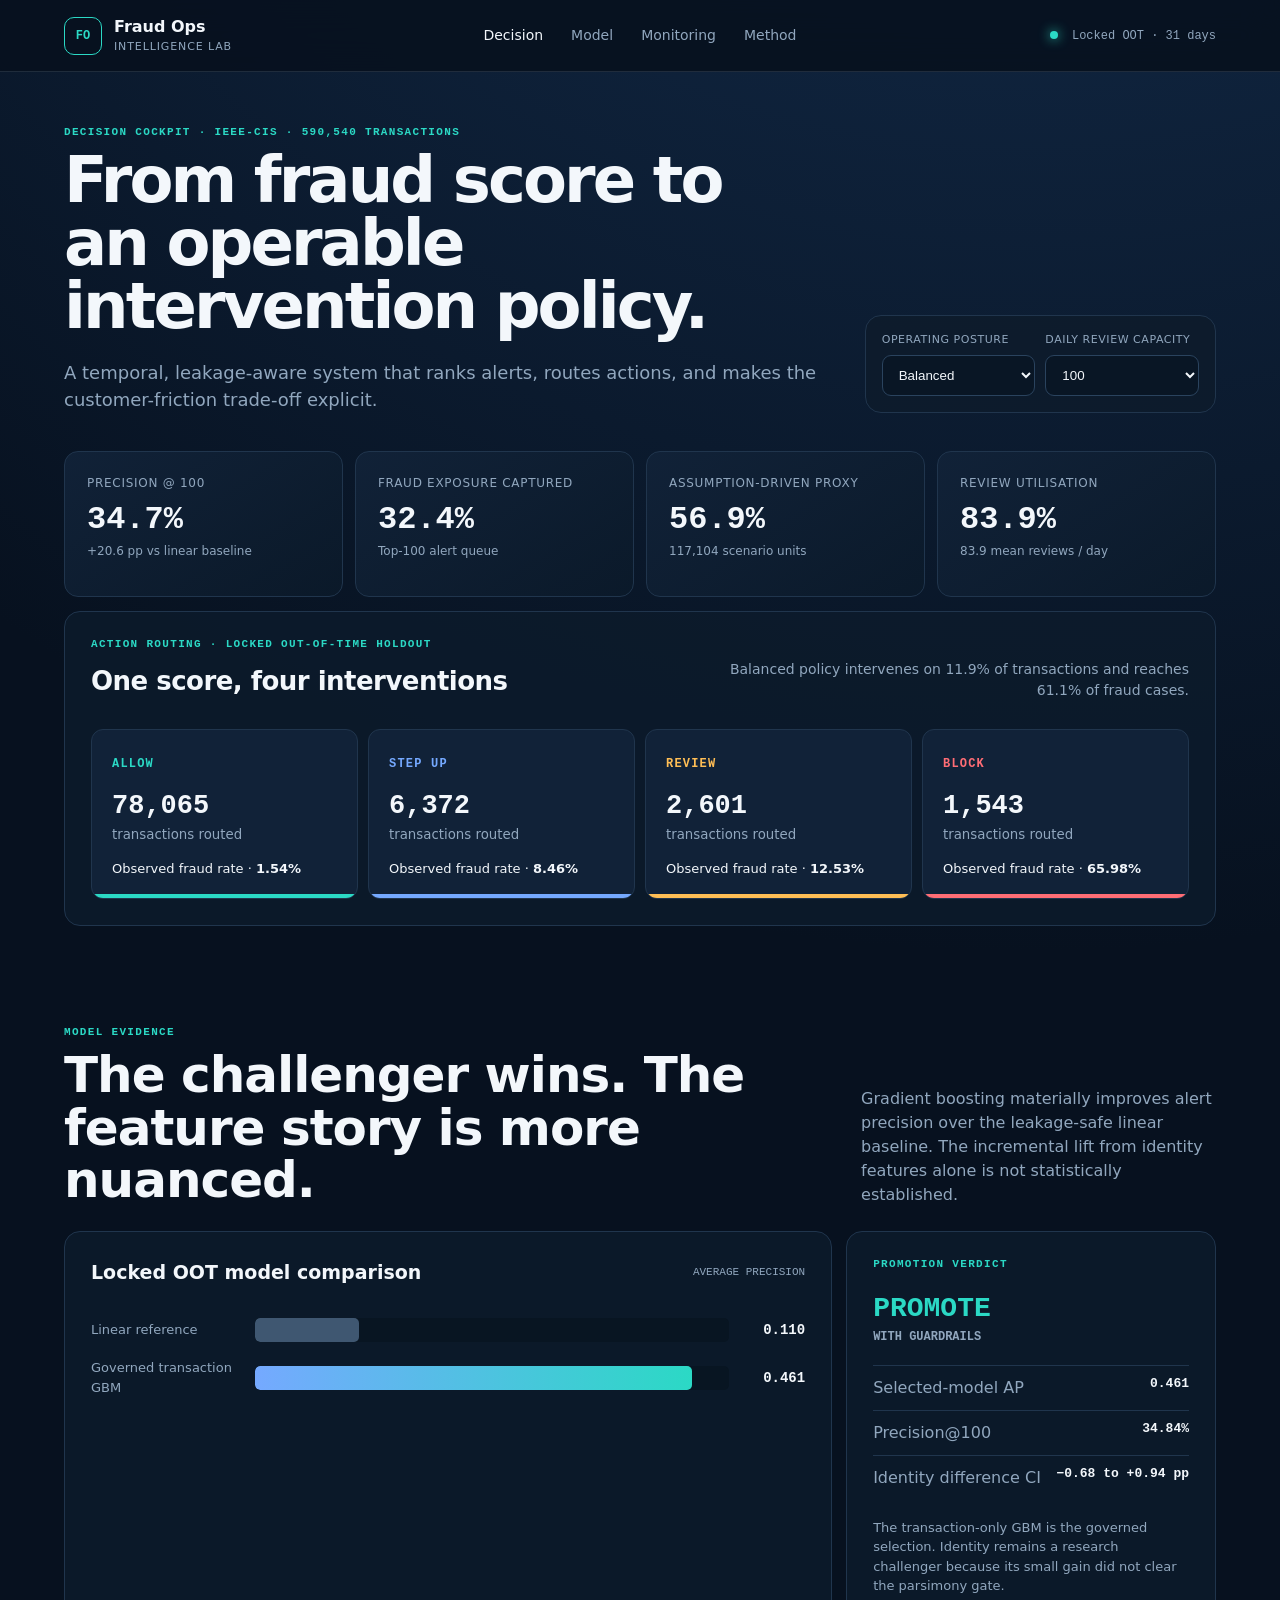
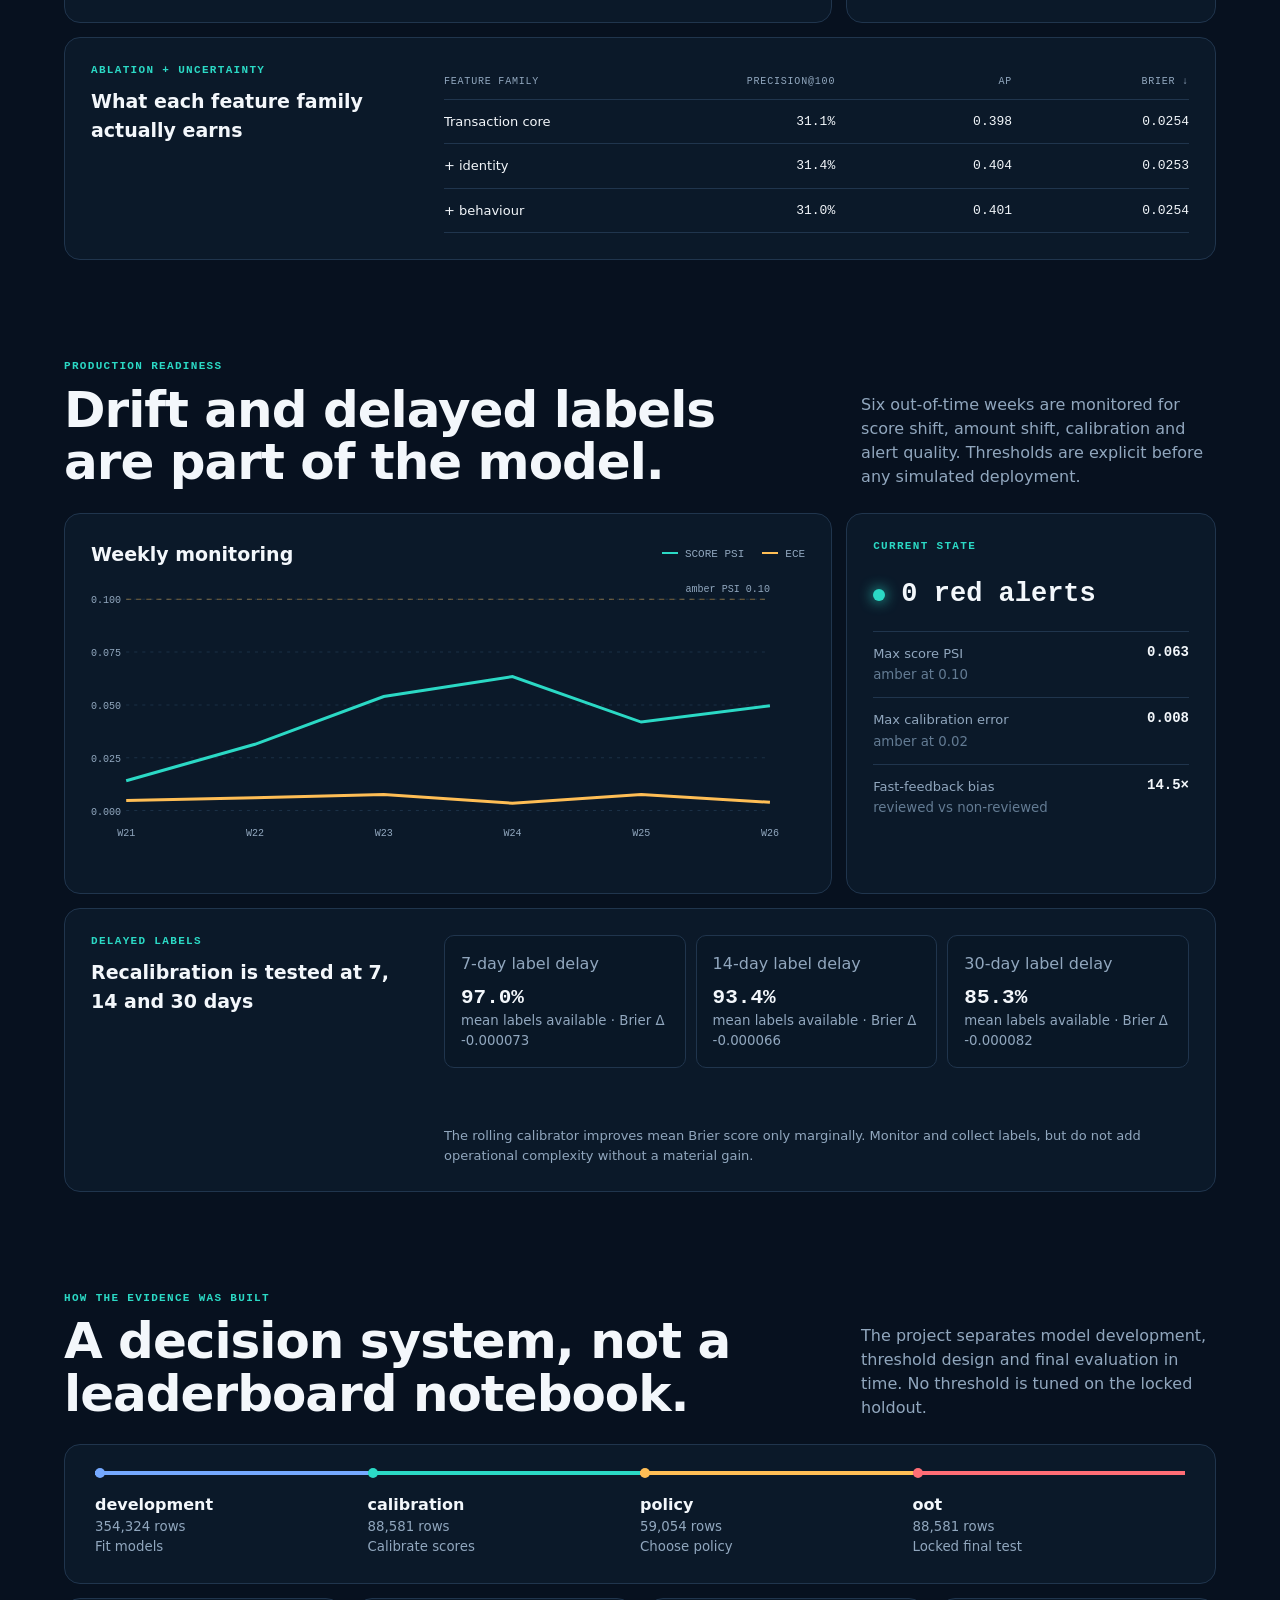
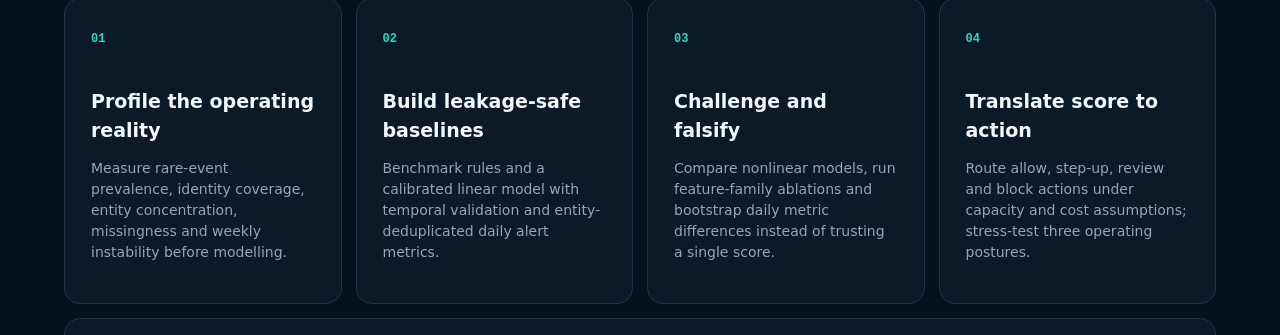
<file: index.html>
<!doctype html>
<html lang="en">
  <head>
    <meta charset="utf-8" />
    <meta name="viewport" content="width=device-width, initial-scale=1" />
    <meta http-equiv="refresh" content="0; url=dashboard/" />
    <title>Fraud Operations Intelligence Lab</title>
  </head>
  <body><p><a href="dashboard/">Open the Fraud Operations Intelligence Lab dashboard</a></p></body>
</html>
</file>
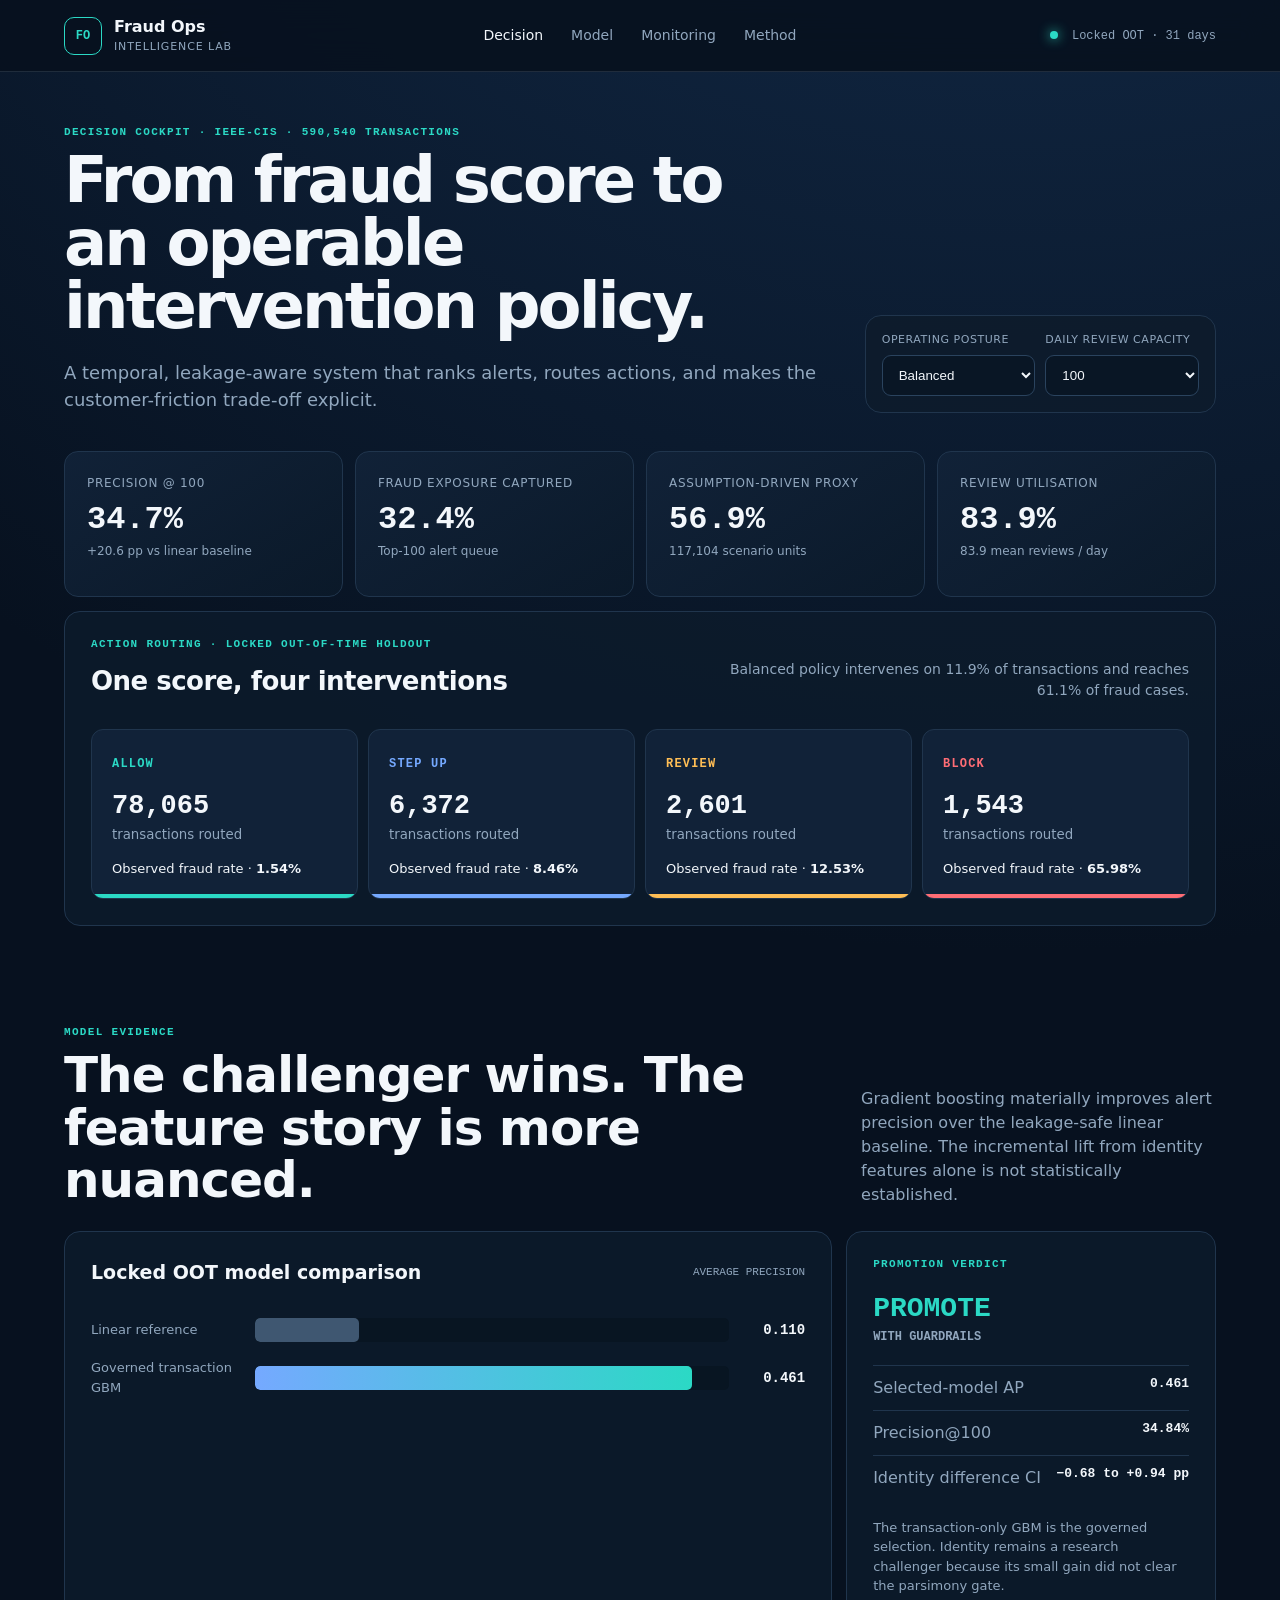
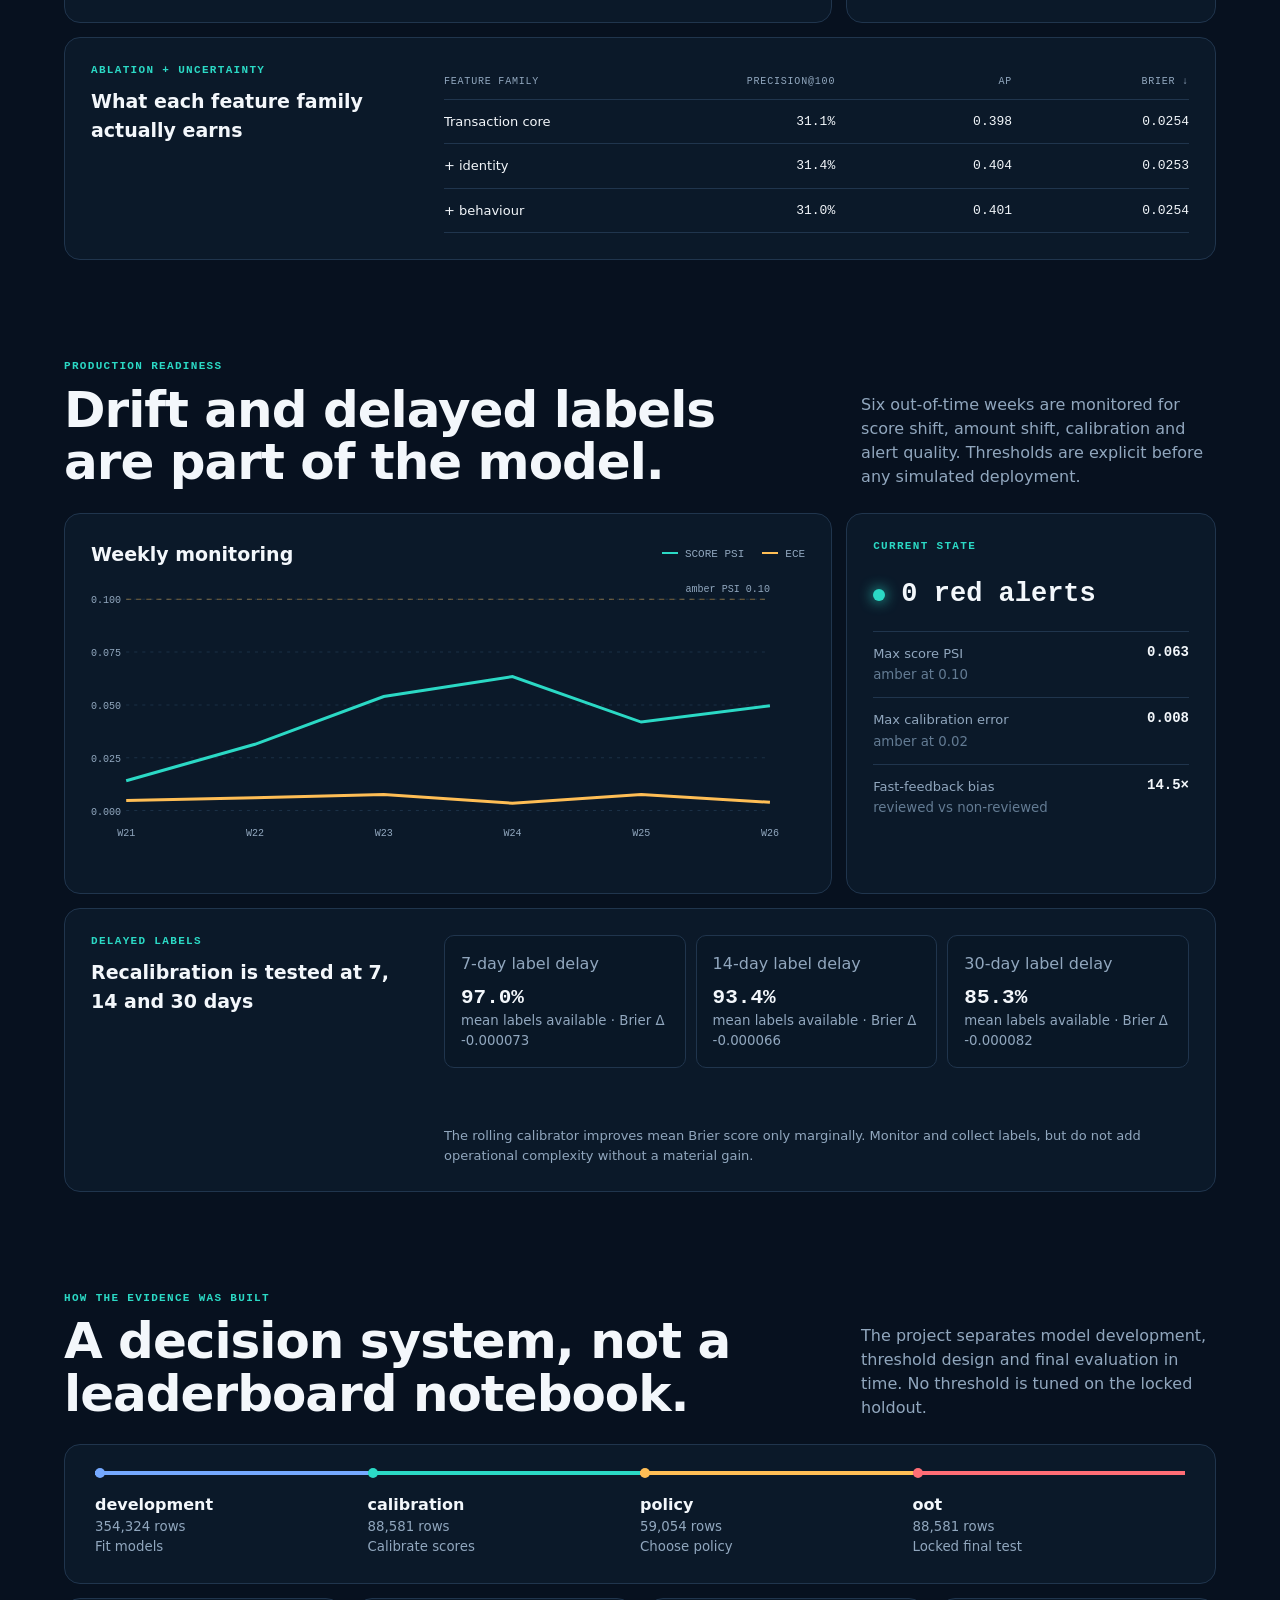
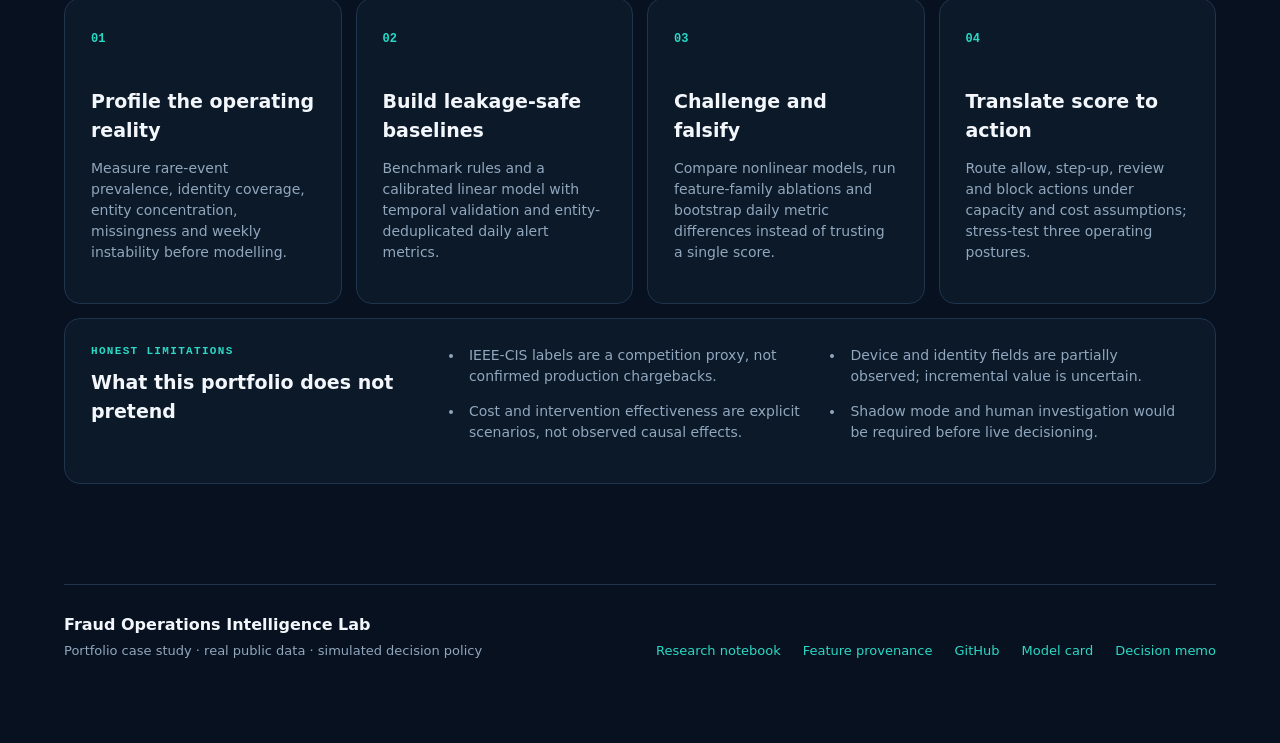
<file: dashboard/index.html>
<!doctype html>
<html lang="en">
  <head>
    <meta charset="utf-8" />
    <meta name="viewport" content="width=device-width, initial-scale=1" />
    <meta name="theme-color" content="#07111f" />
    <meta
      name="description"
      content="Interactive fraud operations decision lab built on the IEEE-CIS Fraud Detection dataset."
    />
    <link rel="icon" href="data:image/svg+xml,<svg xmlns=%22http://www.w3.org/2000/svg%22 viewBox=%220 0 64 64%22><rect width=%2264%22 height=%2264%22 rx=%2214%22 fill=%22%2307111f%22/><path d=%22M12 46V18h40v28%22 fill=%22none%22 stroke=%22%232bd9c5%22 stroke-width=%226%22/><path d=%22M20 38l8-9 7 5 10-13%22 fill=%22none%22 stroke=%22%23ffbe55%22 stroke-width=%226%22/></svg>" />
    <link rel="stylesheet" href="styles.css" />
    <title>Fraud Operations Intelligence Lab</title>
  </head>
  <body>
    <header class="topbar">
      <a class="brand" href="#overview" aria-label="Fraud Operations Intelligence Lab home">
        <span class="brand-mark">FO</span>
        <span><strong>Fraud Ops</strong><small>Intelligence Lab</small></span>
      </a>
      <nav aria-label="Dashboard sections">
        <a href="#overview" class="active">Decision</a>
        <a href="#model">Model</a>
        <a href="#monitoring">Monitoring</a>
        <a href="#method">Method</a>
      </nav>
      <div class="status"><i></i> Locked OOT · 31 days</div>
    </header>

    <main id="overview">
      <section class="intro">
        <div>
          <p class="eyebrow">Decision cockpit · IEEE-CIS · 590,540 transactions</p>
          <h1>From fraud score to an operable intervention policy.</h1>
          <p class="lede">A temporal, leakage-aware system that ranks alerts, routes actions, and makes the customer-friction trade-off explicit.</p>
        </div>
        <div class="controls" aria-label="Policy controls">
          <label>Operating posture
            <select id="scenario">
              <option value="customer_first">Customer first</option>
              <option value="balanced_reference" selected>Balanced</option>
              <option value="loss_first">Loss first</option>
            </select>
          </label>
          <label>Daily review capacity
            <select id="capacity">
              <option value="50">50</option>
              <option value="100" selected>100</option>
              <option value="250">250</option>
              <option value="500">500</option>
            </select>
          </label>
        </div>
      </section>

      <section class="kpis" aria-label="Key policy outcomes">
        <article><span>Precision @ 100</span><strong>34.7%</strong><small>+20.6 pp vs linear baseline</small></article>
        <article><span>Fraud exposure captured</span><strong>32.4%</strong><small>Top-100 alert queue</small></article>
        <article><span>Assumption-driven proxy</span><strong id="prevented">56.9%</strong><small id="costReduction">117,104 scenario units · not savings</small></article>
        <article><span>Review utilisation</span><strong id="utilisation">83.9%</strong><small id="reviews">83.9 mean reviews / day</small></article>
      </section>

      <section class="panel decision-panel">
        <div class="panel-head">
          <div><p class="eyebrow">Action routing · locked out-of-time holdout</p><h2>One score, four interventions</h2></div>
          <p id="policySummary">Balanced policy intervenes on 12.0% of transactions and reaches 61.2% of fraud cases.</p>
        </div>
        <div class="action-flow" id="actionFlow" aria-live="polite"></div>
      </section>

      <section class="section" id="model">
        <div class="section-title">
          <div><p class="eyebrow">Model evidence</p><h2>The challenger wins. The feature story is more nuanced.</h2></div>
          <p>Gradient boosting materially improves alert precision over the leakage-safe linear baseline. The incremental lift from identity features alone is not statistically established.</p>
        </div>
        <div class="model-grid">
          <article class="panel chart-panel">
            <div class="mini-head"><h3>Locked OOT model comparison</h3><span>Average precision</span></div>
            <div id="modelBars" class="bar-chart"></div>
          </article>
          <article class="panel verdict-card">
            <p class="eyebrow">Promotion verdict</p>
            <div class="verdict">PROMOTE <span>with guardrails</span></div>
            <dl>
              <div><dt>Selected-model AP</dt><dd>0.461</dd></div>
              <div><dt>Precision@100</dt><dd>34.84%</dd></div>
              <div><dt>Identity difference CI</dt><dd>−0.68 to +0.94 pp</dd></div>
            </dl>
            <p class="note">The transaction-only GBM is the governed selection. Identity remains a research challenger because its small gain did not clear the parsimony gate.</p>
          </article>
        </div>
        <div class="panel evidence-panel">
          <div><p class="eyebrow">Ablation + uncertainty</p><h3>What each feature family actually earns</h3></div>
          <div id="ablationTable" class="data-table"></div>
        </div>
      </section>

      <section class="section" id="monitoring">
        <div class="section-title">
          <div><p class="eyebrow">Production readiness</p><h2>Drift and delayed labels are part of the model.</h2></div>
          <p>Six out-of-time weeks are monitored for score shift, amount shift, calibration and alert quality. Thresholds are explicit before any simulated deployment.</p>
        </div>
        <div class="monitor-grid">
          <article class="panel monitor-chart">
            <div class="mini-head"><h3>Weekly monitoring</h3><div class="legend"><span class="psi">Score PSI</span><span class="ece">ECE</span></div></div>
            <div id="monitorChart" class="svg-chart" aria-label="Weekly score PSI and expected calibration error"></div>
          </article>
          <article class="panel monitor-status">
            <p class="eyebrow">Current state</p>
            <strong class="all-clear"><i></i> 0 red alerts</strong>
            <div class="status-list">
              <div><span>Max score PSI</span><b>0.063</b><small>amber at 0.10</small></div>
              <div><span>Max calibration error</span><b>0.008</b><small>amber at 0.02</small></div>
              <div><span>Fast-feedback bias</span><b>14.5×</b><small>reviewed vs non-reviewed</small></div>
            </div>
          </article>
        </div>
        <div class="panel delay-panel">
          <div><p class="eyebrow">Delayed labels</p><h3>Recalibration is tested at 7, 14 and 30 days</h3></div>
          <div id="delayCards" class="delay-cards"></div>
          <p class="note">The rolling calibrator improves mean Brier score only marginally. Monitor and collect labels, but do not add operational complexity without a material gain.</p>
        </div>
      </section>

      <section class="section" id="method">
        <div class="section-title">
          <div><p class="eyebrow">How the evidence was built</p><h2>A decision system, not a leaderboard notebook.</h2></div>
          <p>The project separates model development, threshold design and final evaluation in time. No threshold is tuned on the locked holdout.</p>
        </div>
        <div class="timeline panel" id="timeline"></div>
        <div class="method-grid">
          <article class="panel"><span class="step">01</span><h3>Profile the operating reality</h3><p>Measure rare-event prevalence, identity coverage, entity concentration, missingness and weekly instability before modelling.</p></article>
          <article class="panel"><span class="step">02</span><h3>Build leakage-safe baselines</h3><p>Benchmark rules and a calibrated linear model with temporal validation and entity-deduplicated daily alert metrics.</p></article>
          <article class="panel"><span class="step">03</span><h3>Challenge and falsify</h3><p>Compare nonlinear models, run feature-family ablations and bootstrap daily metric differences instead of trusting a single score.</p></article>
          <article class="panel"><span class="step">04</span><h3>Translate score to action</h3><p>Route allow, step-up, review and block actions under capacity and cost assumptions; stress-test three operating postures.</p></article>
        </div>
        <div class="limitations panel">
          <div><p class="eyebrow">Honest limitations</p><h3>What this portfolio does not pretend</h3></div>
          <ul>
            <li>IEEE-CIS labels are a competition proxy, not confirmed production chargebacks.</li>
            <li>Cost and intervention effectiveness are explicit scenarios, not observed causal effects.</li>
            <li>Device and identity fields are partially observed; incremental value is uncertain.</li>
            <li>Shadow mode and human investigation would be required before live decisioning.</li>
          </ul>
        </div>
      </section>

      <footer>
        <div><strong>Fraud Operations Intelligence Lab</strong><p>Portfolio case study · real public data · simulated decision policy</p></div>
        <div class="footer-links"><a href="https://github.com/thvh2006/fraud-ops-intelligence-lab/blob/main/notebooks/01_research_walkthrough.ipynb">Research notebook</a><a href="https://github.com/thvh2006/fraud-ops-intelligence-lab/blob/main/docs/feature_provenance.md">Feature provenance</a><a href="https://github.com/thvh2006/fraud-ops-intelligence-lab">GitHub</a><a href="https://github.com/thvh2006/fraud-ops-intelligence-lab/blob/main/docs/model_card.md">Model card</a><a href="https://github.com/thvh2006/fraud-ops-intelligence-lab/blob/main/docs/executive_decision_memo.md">Decision memo</a></div>
      </footer>
    </main>
    <script src="app.js"></script>
  </body>
</html>
</file>
<file: dashboard/styles.css>
:root {
  color-scheme: dark;
  --bg: #07111f;
  --panel: #0d1b2b;
  --panel-2: #112238;
  --line: #20354d;
  --text: #f3f7fb;
  --muted: #91a7be;
  --teal: #2bd9c5;
  --amber: #ffbe55;
  --red: #ff6d75;
  --blue: #75a9ff;
}
* { box-sizing: border-box; }
html { scroll-behavior: smooth; }
body { margin: 0; background: radial-gradient(circle at 80% -20%, #163357 0, transparent 36%), var(--bg); color: var(--text); font: 16px/1.5 Inter, ui-sans-serif, system-ui, -apple-system, BlinkMacSystemFont, "Segoe UI", sans-serif; }
a { color: inherit; text-decoration: none; }
.topbar { position: sticky; top: 0; z-index: 20; display: grid; grid-template-columns: 1fr auto 1fr; align-items: center; min-height: 72px; padding: 0 5vw; border-bottom: 1px solid rgba(145,167,190,.18); background: rgba(7,17,31,.9); backdrop-filter: blur(16px); }
.brand { display: flex; align-items: center; gap: 12px; }
.brand-mark { display: grid; place-items: center; width: 38px; height: 38px; border: 1px solid var(--teal); border-radius: 10px; color: var(--teal); font: 700 12px ui-monospace, monospace; }
.brand strong, .brand small { display: block; }
.brand small { color: var(--muted); font-size: 11px; letter-spacing: .08em; text-transform: uppercase; }
nav { display: flex; gap: 28px; color: var(--muted); font-size: 14px; }
nav a:hover, nav a.active { color: var(--text); }
.status { justify-self: end; color: var(--muted); font: 12px ui-monospace, monospace; }
.status i { display: inline-block; width: 8px; height: 8px; margin-right: 7px; border-radius: 50%; background: var(--teal); box-shadow: 0 0 12px var(--teal); }
main { width: min(1400px, 90vw); margin: 0 auto; padding: 54px 0 80px; }
.intro { display: grid; grid-template-columns: minmax(0, 1.5fr) minmax(300px, .7fr); gap: 48px; align-items: end; }
.eyebrow { margin: 0 0 10px; color: var(--teal); font: 700 11px/1.2 ui-monospace, monospace; letter-spacing: .12em; text-transform: uppercase; }
h1 { max-width: 900px; margin: 0; font-size: clamp(36px, 5vw, 68px); line-height: .98; letter-spacing: -.045em; }
.lede { max-width: 760px; margin: 22px 0 0; color: var(--muted); font-size: 18px; }
.controls { display: grid; grid-template-columns: 1fr 1fr; gap: 10px; padding: 16px; border: 1px solid var(--line); border-radius: 16px; background: rgba(13,27,43,.78); }
label { color: var(--muted); font-size: 11px; letter-spacing: .05em; text-transform: uppercase; }
select { width: 100%; margin-top: 7px; padding: 11px 12px; border: 1px solid #2a435e; border-radius: 9px; background: #091625; color: var(--text); font: 600 14px inherit; }
.kpis { display: grid; grid-template-columns: repeat(4, 1fr); gap: 12px; margin: 38px 0 14px; }
.kpis article { min-height: 146px; padding: 22px; border: 1px solid var(--line); border-radius: 14px; background: linear-gradient(145deg, rgba(17,34,56,.96), rgba(11,26,42,.8)); }
.kpis span, .kpis small { display: block; color: var(--muted); }
.kpis span { font-size: 12px; letter-spacing: .06em; text-transform: uppercase; }
.kpis strong { display: block; margin: 12px 0 6px; font: 650 32px/1 ui-monospace, SFMono-Regular, monospace; }
.kpis small { font-size: 12px; }
.panel { padding: 26px; border: 1px solid var(--line); border-radius: 16px; background: rgba(13,27,43,.84); }
.panel-head { display: flex; justify-content: space-between; align-items: end; gap: 30px; }
h2 { margin: 0; font-size: 26px; letter-spacing: -.02em; }
.panel-head > p { max-width: 480px; margin: 0; color: var(--muted); font-size: 14px; text-align: right; }
.action-flow { display: grid; grid-template-columns: repeat(4, 1fr); gap: 10px; margin-top: 28px; }
.action { position: relative; overflow: hidden; min-height: 160px; padding: 20px; border: 1px solid var(--line); border-radius: 12px; background: var(--panel-2); }
.action::after { content: ""; position: absolute; inset: auto 0 0; height: 4px; background: var(--accent); }
.action-name { color: var(--accent); font: 700 12px ui-monospace, monospace; letter-spacing: .1em; text-transform: uppercase; }
.action strong { display: block; margin: 17px 0 4px; font: 650 27px ui-monospace, monospace; }
.action small { display: block; color: var(--muted); }
.action .risk { margin-top: 14px; color: var(--text); font-size: 13px; }
.section { padding-top: 100px; }
.section-title { display: grid; grid-template-columns: 1.35fr .65fr; gap: 60px; align-items: end; margin-bottom: 24px; }
.section-title h2 { max-width: 800px; font-size: clamp(30px, 4vw, 50px); line-height: 1.05; }
.section-title > p { margin: 0; color: var(--muted); }
.model-grid, .monitor-grid { display: grid; grid-template-columns: 1.35fr .65fr; gap: 14px; }
h3 { margin: 0; font-size: 19px; }
.mini-head { display: flex; justify-content: space-between; align-items: center; gap: 20px; }
.mini-head > span, .legend { color: var(--muted); font: 11px ui-monospace, monospace; text-transform: uppercase; }
.bar-chart { display: grid; gap: 16px; margin-top: 32px; }
.bar-row { display: grid; grid-template-columns: 150px 1fr 62px; gap: 14px; align-items: center; }
.bar-label { color: var(--muted); font-size: 13px; }
.bar-track { overflow: hidden; height: 24px; border-radius: 5px; background: #081522; }
.bar-fill { height: 100%; border-radius: inherit; background: linear-gradient(90deg, var(--blue), var(--teal)); }
.bar-row:first-child .bar-fill { background: #3f5771; }
.bar-value { text-align: right; font: 650 14px ui-monospace, monospace; }
.verdict-card { display: flex; flex-direction: column; }
.verdict { margin: 14px 0 22px; color: var(--teal); font: 750 28px/1 ui-monospace, monospace; }
.verdict span { display: block; margin-top: 8px; color: var(--muted); font-size: 12px; text-transform: uppercase; }
dl { margin: 0; }
dl div { display: flex; justify-content: space-between; padding: 10px 0; border-top: 1px solid var(--line); }
dt { color: var(--muted); } dd { margin: 0; font: 650 13px ui-monospace, monospace; }
.note { margin: auto 0 0; padding-top: 18px; color: var(--muted); font-size: 13px; }
.evidence-panel, .delay-panel, .limitations { display: grid; grid-template-columns: .42fr 1fr; gap: 40px; margin-top: 14px; }
.data-table { overflow-x: auto; }
.table-row { display: grid; grid-template-columns: 1.3fr repeat(3, 1fr); gap: 12px; padding: 12px 0; border-bottom: 1px solid var(--line); font-size: 13px; }
.table-row.header { color: var(--muted); font: 10px ui-monospace, monospace; letter-spacing: .08em; text-transform: uppercase; }
.table-row span:not(:first-child) { text-align: right; font-family: ui-monospace, monospace; }
.legend { display: flex; gap: 18px; }
.legend span::before { content: ""; display: inline-block; width: 16px; height: 2px; margin: 0 7px 3px 0; background: var(--teal); }
.legend .ece::before { background: var(--amber); }
.svg-chart { min-height: 270px; margin-top: 22px; }
.svg-chart svg { width: 100%; height: 270px; overflow: visible; }
.gridline { stroke: #1b3046; stroke-width: 1; stroke-dasharray: 3 5; }
.psi-line, .ece-line { fill: none; stroke-width: 3; }
.psi-line { stroke: var(--teal); } .ece-line { stroke: var(--amber); }
.chart-label { fill: var(--muted); font: 10px ui-monospace, monospace; }
.monitor-status { display: flex; flex-direction: column; }
.all-clear { display: block; margin: 16px 0 22px; font: 700 27px ui-monospace, monospace; }
.all-clear i { display: inline-block; width: 12px; height: 12px; border-radius: 50%; background: var(--teal); box-shadow: 0 0 14px var(--teal); }
.status-list > div { display: grid; grid-template-columns: 1fr auto; gap: 2px 14px; padding: 12px 0; border-top: 1px solid var(--line); }
.status-list span { color: var(--muted); font-size: 13px; }
.status-list b { font: 650 14px ui-monospace, monospace; }
.status-list small { grid-column: 1 / -1; color: #637b93; }
.delay-cards { display: grid; grid-template-columns: repeat(3, 1fr); gap: 10px; }
.delay-card { padding: 16px; border: 1px solid var(--line); border-radius: 10px; background: #091726; }
.delay-card span, .delay-card small { display: block; color: var(--muted); }
.delay-card strong { display: block; margin: 10px 0 2px; font: 650 21px ui-monospace, monospace; }
.delay-panel .note { grid-column: 2; }
.timeline { display: flex; gap: 0; padding: 26px 30px; }
.period { flex: 1; position: relative; padding-top: 18px; border-top: 4px solid var(--accent); }
.period::before { content: ""; position: absolute; top: -7px; left: 0; width: 10px; height: 10px; border-radius: 50%; background: var(--accent); }
.period span, .period small { display: block; }
.period span { font-weight: 650; }.period small { color: var(--muted); }
.method-grid { display: grid; grid-template-columns: repeat(4, 1fr); gap: 14px; margin-top: 14px; }
.method-grid article { min-height: 230px; }
.method-grid .step { color: var(--teal); font: 700 12px ui-monospace, monospace; }
.method-grid h3 { margin: 38px 0 12px; }
.method-grid p, .limitations li { color: var(--muted); font-size: 14px; }
.limitations ul { columns: 2; gap: 38px; margin: 0; padding-left: 20px; }
.limitations li { break-inside: avoid; margin-bottom: 14px; padding-left: 5px; }
footer { display: flex; justify-content: space-between; align-items: end; gap: 30px; margin-top: 100px; padding-top: 28px; border-top: 1px solid var(--line); }
footer p { margin: 4px 0 0; color: var(--muted); font-size: 13px; }.footer-links { display: flex; gap: 22px; color: var(--teal); font-size: 13px; }
@media (max-width: 950px) { .topbar { grid-template-columns: 1fr auto; } nav { display: none; } .intro { grid-template-columns: 1fr; } .kpis, .action-flow { grid-template-columns: 1fr 1fr; } }
@media (max-width: 950px) { .section-title, .model-grid, .monitor-grid, .evidence-panel, .delay-panel { grid-template-columns: 1fr; } .method-grid { grid-template-columns: 1fr 1fr; } .delay-panel .note { grid-column: auto; } }
@media (max-width: 580px) { .topbar { padding: 0 18px; } .status { font-size: 0; } main { width: auto; padding: 34px 18px 60px; } .controls, .kpis, .action-flow, .method-grid, .delay-cards { grid-template-columns: 1fr; } .panel-head, footer { display: block; } .panel-head > p { margin-top: 14px; text-align: left; } h1 { font-size: 42px; } .section { padding-top: 72px; } .section-title { gap: 18px; } .timeline { overflow-x: auto; } .period { min-width: 150px; } .limitations ul { columns: 1; } .footer-links { margin-top: 22px; } }
</file>
